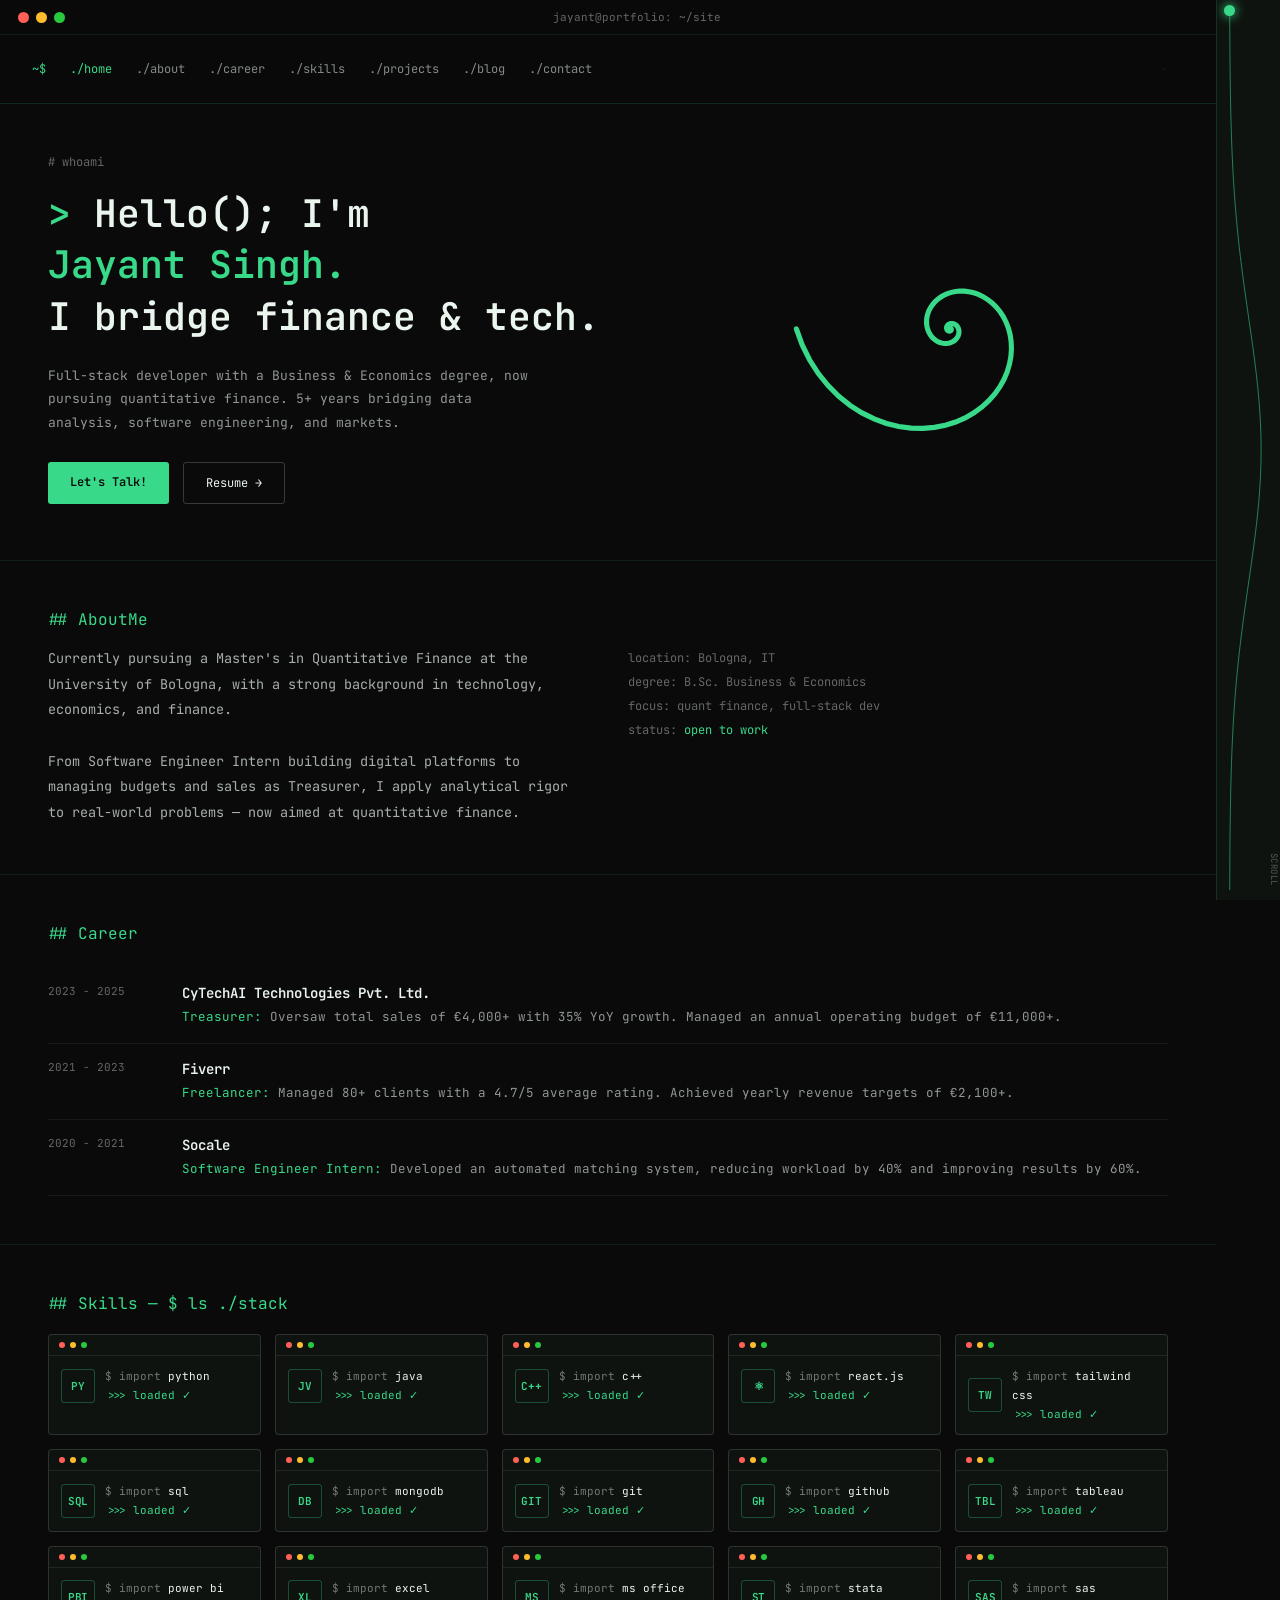
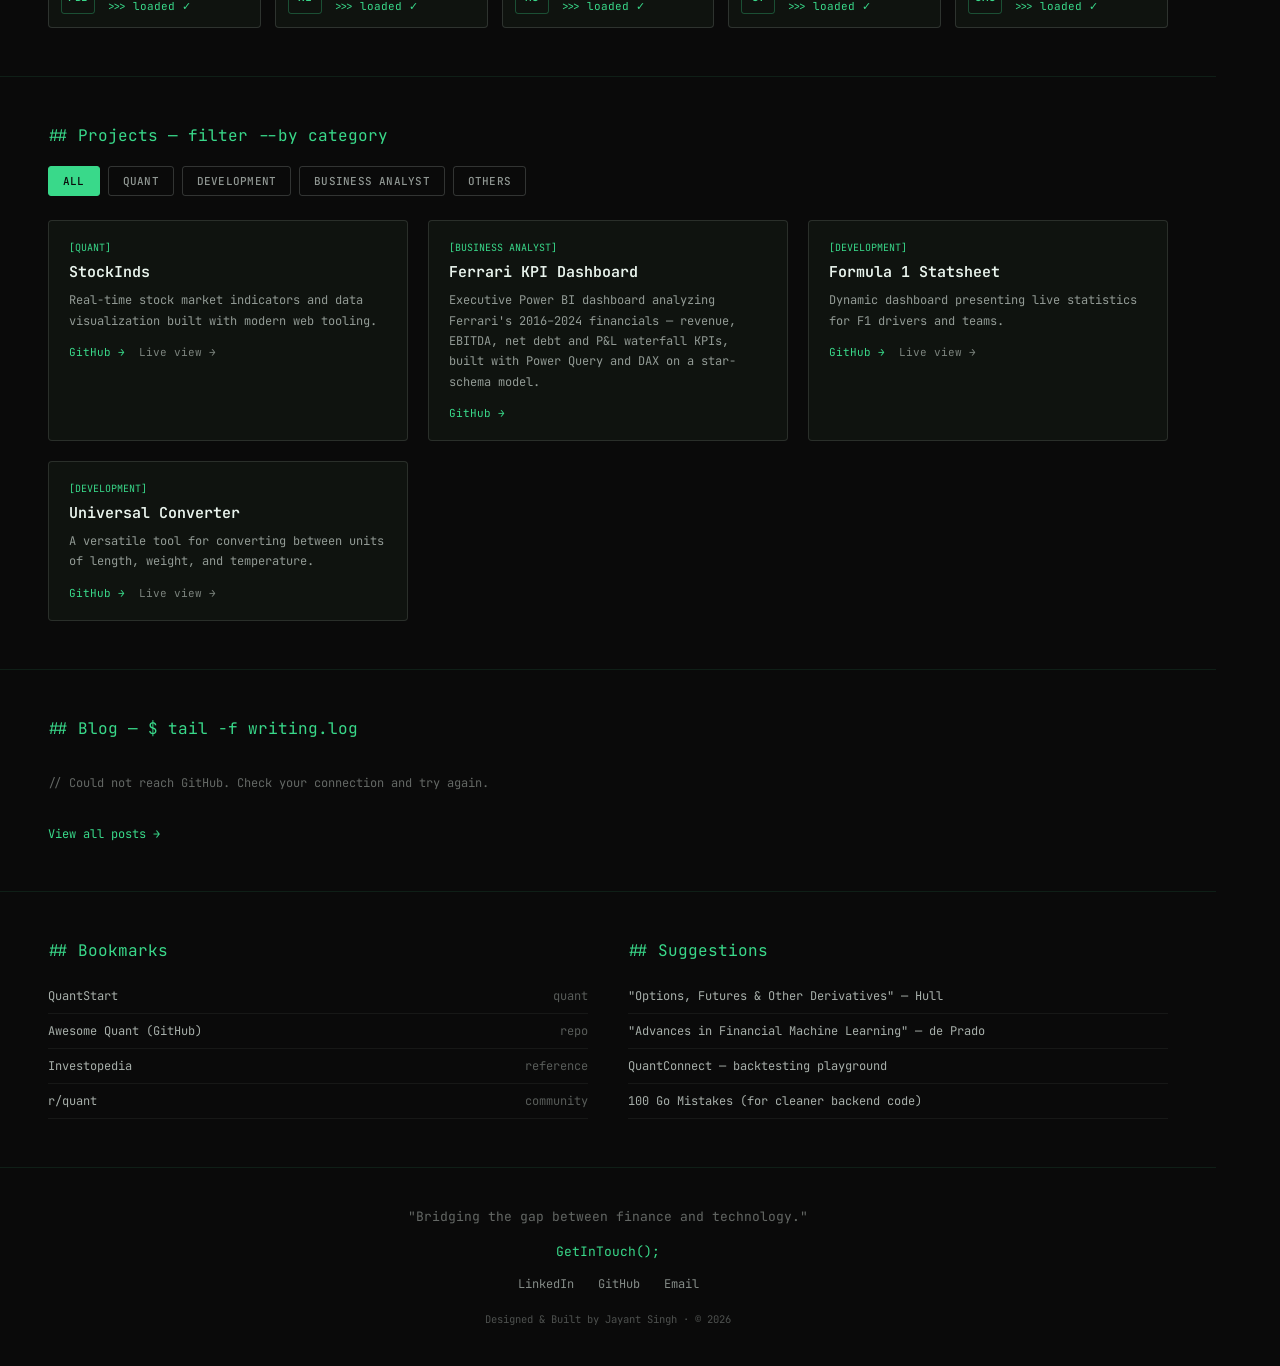
<file: index.html>
<!DOCTYPE html>
<html lang="en">
<head>
<meta charset="utf-8">
<meta name="viewport" content="width=device-width, initial-scale=1">
<title>Jayant Singh | Full-Stack Developer & Quant Finance Portfolio</title>
<meta name="title" content="Jayant Singh | Full-Stack Developer & Quant Finance Portfolio">
<meta name="description" content="Jayant Singh is a full-stack developer, data analyst, and quantitative finance enthusiast based in Bologna, Italy, building finance, tech, and data-driven products.">
<meta name="keywords" content="Jayant Singh, Jayant Singh portfolio, full stack developer, quantitative finance, finance technology, data analyst, Bologna Italy, portfolio website">
<meta name="author" content="Jayant Singh">
<meta name="robots" content="index, follow, max-image-preview:large, max-snippet:-1, max-video-preview:-1">
<meta name="theme-color" content="#0a0a0a">
<link rel="canonical" href="https://codeebytee.github.io/PortfolioJayant/">
<meta property="og:title" content="Jayant Singh | Full-Stack Developer & Quant Finance Portfolio">
<meta property="og:description" content="Explore Jayant Singh's portfolio featuring software engineering, finance, analytics, and quantitative finance projects.">
<meta property="og:type" content="website">
<meta property="og:url" content="https://codeebytee.github.io/PortfolioJayant/">
<meta property="og:site_name" content="Jayant Singh Portfolio">
<meta name="twitter:card" content="summary_large_image">
<meta name="twitter:title" content="Jayant Singh | Full-Stack Developer & Quant Finance Portfolio">
<meta name="twitter:description" content="Full-stack developer and quantitative finance enthusiast based in Bologna, Italy.">
<link rel="preconnect" href="https://fonts.googleapis.com">
<link rel="preconnect" href="https://fonts.gstatic.com" crossorigin>
<link href="https://fonts.googleapis.com/css2?family=JetBrains+Mono:wght@400;500;600;700&display=swap" rel="stylesheet">
<script type="application/ld+json">
{
  "@context": "https://schema.org",
  "@type": "Person",
  "name": "Jayant Singh",
  "jobTitle": "Full-Stack Developer & Quant Finance Enthusiast",
  "description": "Developer focused on software engineering, finance, analytics, and quantitative finance projects.",
  "url": "https://codeebytee.github.io/PortfolioJayant/",
  "email": "mailto:jayantsinghprof@gmail.com",
  "sameAs": [
    "https://www.linkedin.com/in/-jayant-singh-/-",
    "https://github.com/codeebytee"
  ],
  "address": {
    "@type": "PostalAddress",
    "addressLocality": "Bologna",
    "addressCountry": "IT"
  }
}
</script>
<style>
  html,body{margin:0;background:#0a0a0a;font-family:'JetBrains Mono',monospace}
  *{box-sizing:border-box}
  .tag-btn{cursor:pointer;border:1px solid rgba(234,245,238,.18);background:transparent;color:rgba(234,245,238,.6);font:500 11px 'JetBrains Mono',monospace;padding:7px 14px;border-radius:3px;letter-spacing:.02em;transition:background .15s,border-color .15s,color .15s}
  .tag-btn:hover{border-color:rgba(57,217,138,.5);color:rgba(234,245,238,.9)}
  .tag-btn.active{background:#39d98a;border-color:#39d98a;color:#0a0a0a}
  a{-webkit-tap-highlight-color:transparent}
  a:focus-visible,button:focus-visible{outline:2px solid #39d98a;outline-offset:3px;border-radius:2px}
  .nav-a{transition:color .15s}
  .blog-link{color:#eaf5ee;text-decoration:none;transition:color .15s}
  .blog-link:hover{color:#39d98a}
  .blog-all{display:inline-block;margin-top:18px;font-size:12px;color:#39d98a;text-decoration:none}
  .blog-all:hover{text-decoration:underline}
  .nav-toggle{display:none;cursor:pointer;background:transparent;border:1px solid rgba(57,217,138,.4);color:rgba(234,245,238,.85);font:500 12px 'JetBrains Mono',monospace;padding:6px 12px;border-radius:3px;align-items:center;letter-spacing:.02em;margin-left:auto}
  .nav-toggle:hover{border-color:#39d98a}
  .nav-caret{display:inline-block;transition:transform .2s ease}
  .nav-toggle.open .nav-caret{transform:rotate(180deg)}
  .nav-dropdown{display:none;position:absolute;top:100%;left:0;right:0;background:rgba(10,10,10,.97);backdrop-filter:blur(8px);border-bottom:1px solid rgba(57,217,138,.25);box-shadow:0 12px 24px rgba(0,0,0,.5)}
  .nav-dropdown .drop-a{display:block;padding:10px 32px;text-decoration:none;font-size:13px;border-top:1px solid rgba(234,245,238,.05)}
  .nav-dropdown .drop-a:hover{background:rgba(57,217,138,.08)}
  @keyframes fibDraw { 0%{stroke-dashoffset:1} 50%{stroke-dashoffset:0} 100%{stroke-dashoffset:1} }

  /* the rail curve stretches to whatever height the viewport is; the dot is
     positioned from the rail's measured size in JS, so the two stay in sync */
  #scrollDot{transition:top .08s linear,left .08s linear}
  /* short viewports (landscape phones, small laptops): no room for the label */
  @media (max-height: 460px){ .rail-label{display:none !important} }
  @media (prefers-reduced-motion: reduce){ #scrollDot{transition:none} }

  /* responsive */
  @media (max-width: 860px){
    .topbar{right:0 !important}
    .rightrail{display:none !important}
    .section{margin-right:0 !important;padding-left:24px !important;padding-right:24px !important}
    .hero{grid-template-columns:1fr !important;text-align:left}
    .hero-art{display:none !important}
    .about-grid,.split-grid{grid-template-columns:1fr !important}
    .projects-grid{grid-template-columns:1fr !important}
    #skillsGrid{grid-template-columns:repeat(2,1fr) !important}
    .hero-title{font-size:30px !important}
    .nav-links{display:none !important}
    .nav-toggle{display:inline-flex !important}
    .nav-dropdown.open{display:block !important}
    .career-row,.blog-row{grid-template-columns:70px 1fr !important;gap:14px !important}
  }
</style>
</head>
<body>

<div style="background:#0a0a0a;color:#eaf5ee;font-family:'JetBrains Mono',monospace;min-height:100vh;position:relative">

  <!-- FIXED TOP BAR -->
  <div class="topbar" style="position:fixed;top:0;left:0;right:64px;z-index:50;background:rgba(10,10,10,.85);backdrop-filter:blur(8px);border-bottom:1px solid rgba(57,217,138,.15)">
    <div style="display:flex;align-items:center;gap:10px;padding:10px 18px;border-bottom:1px solid rgba(57,217,138,.1)">
      <div style="display:flex;gap:7px">
        <div style="width:11px;height:11px;border-radius:50%;background:#ff5f56"></div>
        <div style="width:11px;height:11px;border-radius:50%;background:#ffbd2e"></div>
        <div style="width:11px;height:11px;border-radius:50%;background:#27c93f"></div>
      </div>
      <div style="flex:1;text-align:center;font-size:11px;color:rgba(234,245,238,.4)">jayant@portfolio: ~/site</div>
    </div>
    <div class="nav-row" style="display:flex;align-items:center;gap:24px;padding:14px 32px;font-size:12px;color:rgba(234,245,238,.55)">
      <span style="color:#39d98a">~$</span>
      <div class="nav-links" style="display:flex;align-items:center;gap:24px">
        <a class="nav-a" href="#home" data-target="home" style="color:#39d98a;text-decoration:none">./home</a>
        <a class="nav-a" href="#about" data-target="about" style="color:rgba(234,245,238,.55);text-decoration:none">./about</a>
        <a class="nav-a" href="#career" data-target="career" style="color:rgba(234,245,238,.55);text-decoration:none">./career</a>
        <a class="nav-a" href="#skills" data-target="skills" style="color:rgba(234,245,238,.55);text-decoration:none">./skills</a>
        <a class="nav-a" href="#projects" data-target="projects" style="color:rgba(234,245,238,.55);text-decoration:none">./projects</a>
        <a class="nav-a" href="#blog" data-target="blog" style="color:rgba(234,245,238,.55);text-decoration:none">./blog</a>
        <a class="nav-a" href="#contact" data-target="contact" style="color:rgba(234,245,238,.55);text-decoration:none">./contact</a>
      </div>
      <button class="nav-toggle" id="navToggle" aria-label="Toggle navigation menu" aria-expanded="false"><span style="color:#39d98a">$</span>&nbsp;menu&nbsp;<span class="nav-caret" id="navCaret">▾</span></button>

      <!-- fibonacci spiral, expands as you scroll -->
      <div style="margin-left:auto;width:40px;height:40px;position:relative;overflow:visible" title="scroll progress">
        <svg viewBox="0 0 100 100" style="width:40px;height:40px;display:block;overflow:visible">
          <path id="spiralPath" d="M 50.05,50.00 L 50.06,50.01 L 50.06,50.01 L 50.06,50.02 L 50.06,50.02 L 50.06,50.03 L 50.05,50.04 L 50.05,50.04 L 50.05,50.05 L 50.04,50.06 L 50.04,50.06 L 50.03,50.07 L 50.03,50.07 L 50.02,50.08 L 50.01,50.08 L 50.01,50.09 L 50.00,50.09 L 49.99,50.09 L 49.98,50.09 L 49.97,50.09 L 49.96,50.09 L 49.95,50.09 L 49.94,50.09 L 49.93,50.08 L 49.92,50.08 L 49.91,50.07 L 49.90,50.06 L 49.89,50.05 L 49.88,50.04 L 49.87,50.03 L 49.86,50.02 L 49.86,50.01 L 49.85,49.99 L 49.85,49.98 L 49.85,49.96 L 49.85,49.94 L 49.85,49.93 L 49.86,49.91 L 49.86,49.89 L 49.87,49.88 L 49.88,49.86 L 49.89,49.84 L 49.90,49.83 L 49.92,49.81 L 49.94,49.80 L 49.95,49.79 L 49.97,49.78 L 50.00,49.77 L 50.02,49.76 L 50.05,49.76 L 50.07,49.76 L 50.10,49.76 L 50.13,49.76 L 50.15,49.77 L 50.18,49.78 L 50.21,49.79 L 50.23,49.81 L 50.26,49.83 L 50.29,49.85 L 50.31,49.88 L 50.33,49.90 L 50.35,49.93 L 50.36,49.97 L 50.38,50.01 L 50.38,50.04 L 50.39,50.08 L 50.39,50.13 L 50.39,50.17 L 50.38,50.22 L 50.37,50.26 L 50.35,50.30 L 50.33,50.35 L 50.30,50.39 L 50.27,50.43 L 50.23,50.47 L 50.19,50.51 L 50.14,50.54 L 50.09,50.57 L 50.03,50.59 L 49.97,50.61 L 49.91,50.63 L 49.84,50.63 L 49.77,50.63 L 49.70,50.63 L 49.63,50.61 L 49.56,50.59 L 49.49,50.56 L 49.42,50.52 L 49.35,50.47 L 49.28,50.42 L 49.22,50.36 L 49.16,50.29 L 49.11,50.21 L 49.07,50.12 L 49.03,50.03 L 49.00,49.93 L 48.98,49.82 L 48.97,49.71 L 48.98,49.60 L 48.99,49.49 L 49.02,49.37 L 49.06,49.25 L 49.11,49.14 L 49.18,49.02 L 49.26,48.91 L 49.35,48.81 L 49.45,48.71 L 49.57,48.62 L 49.70,48.54 L 49.85,48.47 L 50.00,48.42 L 50.16,48.37 L 50.33,48.35 L 50.51,48.34 L 50.70,48.35 L 50.88,48.38 L 51.07,48.43 L 51.26,48.50 L 51.45,48.59 L 51.63,48.70 L 51.81,48.84 L 51.98,48.99 L 52.13,49.17 L 52.27,49.37 L 52.40,49.59 L 52.50,49.82 L 52.58,50.07 L 52.64,50.34 L 52.68,50.62 L 52.68,50.91 L 52.66,51.21 L 52.60,51.52 L 52.51,51.83 L 52.39,52.13 L 52.23,52.43 L 52.04,52.73 L 51.81,53.01 L 51.55,53.27 L 51.25,53.52 L 50.93,53.74 L 50.57,53.93 L 50.18,54.09 L 49.76,54.21 L 49.32,54.30 L 48.86,54.34 L 48.38,54.34 L 47.89,54.28 L 47.40,54.18 L 46.90,54.02 L 46.41,53.80 L 45.92,53.53 L 45.46,53.20 L 45.01,52.82 L 44.59,52.38 L 44.20,51.88 L 43.86,51.34 L 43.56,50.74 L 43.32,50.10 L 43.14,49.41 L 43.02,48.69 L 42.97,47.94 L 43.00,47.16 L 43.11,46.37 L 43.31,45.56 L 43.59,44.76 L 43.96,43.96 L 44.43,43.19 L 44.98,42.44 L 45.63,41.72 L 46.37,41.06 L 47.20,40.45 L 48.11,39.92 L 49.09,39.46 L 50.16,39.09 L 51.28,38.83 L 52.46,38.67 L 53.69,38.63 L 54.96,38.71 L 56.25,38.93 L 57.55,39.29 L 58.85,39.79 L 60.13,40.43 L 61.38,41.23 L 62.58,42.17 L 63.71,43.26 L 64.76,44.50 L 65.71,45.87 L 66.54,47.38 L 67.24,49.01 L 67.79,50.76 L 68.17,52.61 L 68.37,54.55 L 68.38,56.56 L 68.18,58.62 L 67.77,60.71 L 67.13,62.82 L 66.25,64.92 L 65.14,66.97 L 63.78,68.97 L 62.19,70.88 L 60.36,72.68 L 58.29,74.33 L 56.00,75.82 L 53.50,77.11 L 50.80,78.17 L 47.93,78.98 L 44.89,79.52 L 41.72,79.76 L 38.44,79.68 L 35.09,79.26 L 31.69,78.49 L 28.28,77.35 L 24.91,75.82 L 21.60,73.91 L 18.40,71.61 L 15.36,68.92 L 12.51,65.84 L 9.91,62.40 L 7.59,58.59 L 5.61,54.45 L 4.00,50.00" fill="none" stroke="#39d98a" stroke-width="3" stroke-linecap="round" pathLength="1" stroke-dasharray="1" stroke-dashoffset="0.92"></path>
        </svg>
      </div>
    </div>
    <!-- terminal-style dropdown (mobile) -->
    <div class="nav-dropdown" id="navDropdown">
      <div style="font-size:10px;color:rgba(234,245,238,.35);padding:10px 32px 4px"><span style="color:#39d98a">$</span> ls ~/site/sections</div>
      <a class="nav-a drop-a" href="#home" data-target="home" style="color:#39d98a">./home</a>
      <a class="nav-a drop-a" href="#about" data-target="about" style="color:rgba(234,245,238,.55)">./about</a>
      <a class="nav-a drop-a" href="#career" data-target="career" style="color:rgba(234,245,238,.55)">./career</a>
      <a class="nav-a drop-a" href="#skills" data-target="skills" style="color:rgba(234,245,238,.55)">./skills</a>
      <a class="nav-a drop-a" href="#projects" data-target="projects" style="color:rgba(234,245,238,.55)">./projects</a>
      <a class="nav-a drop-a" href="#blog" data-target="blog" style="color:rgba(234,245,238,.55)">./blog</a>
      <a class="nav-a drop-a" href="#contact" data-target="contact" style="color:rgba(234,245,238,.55)">./contact</a>
    </div>
  </div>

  <!-- RIGHT RAIL: scroll indicator tracing a bell curve -->
  <div class="rightrail" style="position:fixed;top:0;right:0;width:64px;height:100vh;height:100dvh;background:#0f130f;border-left:1px solid rgba(57,217,138,.15);z-index:45;overflow:hidden">
    <svg class="rail-curve" viewBox="0 0 100 100" preserveAspectRatio="none" style="position:absolute;top:10px;left:0;width:100%;height:calc(100% - 20px)">
      <path d="M 20.19,0.00 L 20.22,0.50 L 20.24,1.00 L 20.27,1.50 L 20.30,2.00 L 20.33,2.50 L 20.37,3.00 L 20.41,3.50 L 20.45,4.00 L 20.50,4.50 L 20.56,5.00 L 20.61,5.50 L 20.68,6.00 L 20.75,6.50 L 20.82,7.00 L 20.90,7.50 L 20.99,8.00 L 21.09,8.50 L 21.19,9.00 L 21.31,9.50 L 21.43,10.00 L 21.56,10.50 L 21.70,11.00 L 21.86,11.50 L 22.02,12.00 L 22.20,12.50 L 22.39,13.00 L 22.59,13.50 L 22.81,14.00 L 23.04,14.50 L 23.29,15.00 L 23.55,15.50 L 23.83,16.00 L 24.13,16.50 L 24.45,17.00 L 24.78,17.50 L 25.14,18.00 L 25.51,18.50 L 25.91,19.00 L 26.33,19.50 L 26.77,20.00 L 27.23,20.50 L 27.71,21.00 L 28.22,21.50 L 28.76,22.00 L 29.31,22.50 L 29.89,23.00 L 30.50,23.50 L 31.13,24.00 L 31.79,24.50 L 32.47,25.00 L 33.17,25.50 L 33.90,26.00 L 34.66,26.50 L 35.43,27.00 L 36.23,27.50 L 37.06,28.00 L 37.90,28.50 L 38.77,29.00 L 39.65,29.50 L 40.56,30.00 L 41.48,30.50 L 42.42,31.00 L 43.37,31.50 L 44.34,32.00 L 45.32,32.50 L 46.31,33.00 L 47.30,33.50 L 48.31,34.00 L 49.32,34.50 L 50.33,35.00 L 51.34,35.50 L 52.35,36.00 L 53.35,36.50 L 54.35,37.00 L 55.33,37.50 L 56.31,38.00 L 57.27,38.50 L 58.21,39.00 L 59.14,39.50 L 60.04,40.00 L 60.91,40.50 L 61.76,41.00 L 62.58,41.50 L 63.37,42.00 L 64.12,42.50 L 64.84,43.00 L 65.52,43.50 L 66.16,44.00 L 66.75,44.50 L 67.30,45.00 L 67.80,45.50 L 68.25,46.00 L 68.66,46.50 L 69.01,47.00 L 69.31,47.50 L 69.56,48.00 L 69.75,48.50 L 69.89,49.00 L 69.97,49.50 L 70.00,50.00 L 69.97,50.50 L 69.89,51.00 L 69.75,51.50 L 69.56,52.00 L 69.31,52.50 L 69.01,53.00 L 68.66,53.50 L 68.25,54.00 L 67.80,54.50 L 67.30,55.00 L 66.75,55.50 L 66.16,56.00 L 65.52,56.50 L 64.84,57.00 L 64.12,57.50 L 63.37,58.00 L 62.58,58.50 L 61.76,59.00 L 60.91,59.50 L 60.04,60.00 L 59.14,60.50 L 58.21,61.00 L 57.27,61.50 L 56.31,62.00 L 55.33,62.50 L 54.35,63.00 L 53.35,63.50 L 52.35,64.00 L 51.34,64.50 L 50.33,65.00 L 49.32,65.50 L 48.31,66.00 L 47.30,66.50 L 46.31,67.00 L 45.32,67.50 L 44.34,68.00 L 43.37,68.50 L 42.42,69.00 L 41.48,69.50 L 40.56,70.00 L 39.65,70.50 L 38.77,71.00 L 37.90,71.50 L 37.06,72.00 L 36.23,72.50 L 35.43,73.00 L 34.66,73.50 L 33.90,74.00 L 33.17,74.50 L 32.47,75.00 L 31.79,75.50 L 31.13,76.00 L 30.50,76.50 L 29.89,77.00 L 29.31,77.50 L 28.76,78.00 L 28.22,78.50 L 27.71,79.00 L 27.23,79.50 L 26.77,80.00 L 26.33,80.50 L 25.91,81.00 L 25.51,81.50 L 25.14,82.00 L 24.78,82.50 L 24.45,83.00 L 24.13,83.50 L 23.83,84.00 L 23.55,84.50 L 23.29,85.00 L 23.04,85.50 L 22.81,86.00 L 22.59,86.50 L 22.39,87.00 L 22.20,87.50 L 22.02,88.00 L 21.86,88.50 L 21.70,89.00 L 21.56,89.50 L 21.43,90.00 L 21.31,90.50 L 21.19,91.00 L 21.09,91.50 L 20.99,92.00 L 20.90,92.50 L 20.82,93.00 L 20.75,93.50 L 20.68,94.00 L 20.61,94.50 L 20.56,95.00 L 20.50,95.50 L 20.45,96.00 L 20.41,96.50 L 20.37,97.00 L 20.33,97.50 L 20.30,98.00 L 20.27,98.50 L 20.24,99.00 L 20.22,99.50 L 20.19,100.00" fill="none" stroke="#39d98a" stroke-width="1" stroke-opacity="0.55" vector-effect="non-scaling-stroke"></path>
    </svg>
    <div id="scrollDot" style="position:absolute;left:20%;top:0%;width:11px;height:11px;margin-left:-5.5px;margin-top:-5.5px;border-radius:50%;background:#39d98a;box-shadow:0 0 10px 2px rgba(57,217,138,.6)"></div>
    <div class="rail-label" style="position:absolute;bottom:14px;left:0;right:0;text-align:center;font-size:9px;color:rgba(234,245,238,.3);letter-spacing:.05em;writing-mode:vertical-rl">SCROLL</div>
  </div>

  <div style="padding-top:90px">

    <!-- HERO -->
    <div id="home" class="section hero" style="padding:64px 48px 56px 48px;border-bottom:1px solid rgba(57,217,138,.1);margin-right:64px;display:grid;grid-template-columns:1.2fr 0.8fr;gap:32px;align-items:center">
      <div>
        <div style="font-size:12px;color:rgba(234,245,238,.4);margin-bottom:18px"># whoami</div>
        <div class="hero-title" style="font-size:38px;line-height:1.35;font-weight:600;max-width:720px">
          <span style="color:#39d98a">&gt;</span> Hello(); I'm<br>
          <span style="color:#39d98a">Jayant Singh.</span><br>
          I bridge finance &amp; tech.
        </div>
        <div style="margin-top:22px;font-size:13px;line-height:1.8;color:rgba(234,245,238,.6);max-width:480px">
          Full-stack developer with a Business &amp; Economics degree, now pursuing quantitative finance.
          5+ years bridging data analysis, software engineering, and markets.
        </div>
        <div style="margin-top:28px;display:flex;gap:14px;flex-wrap:wrap">
          <a href="mailto:jayantsinghprof@gmail.com" style="background:#39d98a;color:#0a0a0a;padding:12px 22px;border-radius:3px;font-weight:600;font-size:12px;text-decoration:none">Let's Talk!</a>
          <a href="https://docs.google.com/viewer?url=https%3A%2F%2Fraw.githubusercontent.com%2Fcodeebytee%2FPortfolioJayant%2Fmain%2Fsrc%2Fpdf%2FJayant_Singh_CV_.pdf" target="_blank" rel="noopener" style="border:1px solid rgba(234,245,238,.2);color:#eaf5ee;padding:12px 22px;border-radius:3px;font-size:12px;text-decoration:none">Resume →</a>
        </div>
      </div>
      <div class="hero-art" style="display:flex;align-items:center;justify-content:center">
        <svg viewBox="0 0 100 100" style="width:320px;height:320px;display:block">
          <path d="M 50.01,50.00 L 50.01,50.00 L 50.01,50.00 L 50.01,50.00 L 50.01,50.00 L 50.01,50.01 L 50.01,50.01 L 50.01,50.01 L 50.01,50.01 L 50.01,50.01 L 50.01,50.01 L 50.00,50.01 L 50.00,50.01 L 50.00,50.01 L 50.00,50.01 L 50.00,50.01 L 50.00,50.01 L 50.00,50.01 L 49.99,50.01 L 49.99,50.01 L 49.99,50.01 L 49.99,50.01 L 49.99,50.01 L 49.99,50.01 L 49.98,50.01 L 49.98,50.01 L 49.98,50.01 L 49.98,50.00 L 49.98,50.00 L 49.98,50.00 L 49.98,50.00 L 49.98,49.99 L 49.98,49.99 L 49.98,49.99 L 49.98,49.99 L 49.98,49.98 L 49.98,49.98 L 49.98,49.98 L 49.98,49.98 L 49.99,49.97 L 49.99,49.97 L 49.99,49.97 L 50.00,49.97 L 50.00,49.97 L 50.00,49.96 L 50.01,49.96 L 50.01,49.96 L 50.02,49.96 L 50.02,49.96 L 50.02,49.97 L 50.03,49.97 L 50.03,49.97 L 50.04,49.97 L 50.04,49.98 L 50.05,49.98 L 50.05,49.98 L 50.05,49.99 L 50.06,50.00 L 50.06,50.00 L 50.06,50.01 L 50.06,50.01 L 50.06,50.02 L 50.06,50.03 L 50.06,50.04 L 50.05,50.04 L 50.05,50.05 L 50.05,50.06 L 50.04,50.07 L 50.04,50.07 L 50.03,50.08 L 50.02,50.08 L 50.01,50.09 L 50.00,50.09 L 49.99,50.09 L 49.98,50.10 L 49.97,50.10 L 49.96,50.10 L 49.95,50.09 L 49.93,50.09 L 49.92,50.09 L 49.91,50.08 L 49.90,50.07 L 49.89,50.06 L 49.88,50.05 L 49.87,50.04 L 49.86,50.03 L 49.85,50.01 L 49.85,49.99 L 49.85,49.98 L 49.84,49.96 L 49.84,49.94 L 49.85,49.92 L 49.85,49.90 L 49.86,49.88 L 49.87,49.86 L 49.88,49.85 L 49.89,49.83 L 49.91,49.81 L 49.93,49.79 L 49.95,49.78 L 49.97,49.77 L 50.00,49.76 L 50.02,49.75 L 50.05,49.75 L 50.08,49.75 L 50.11,49.75 L 50.14,49.76 L 50.18,49.76 L 50.21,49.78 L 50.24,49.79 L 50.27,49.82 L 50.30,49.84 L 50.32,49.87 L 50.34,49.90 L 50.37,49.94 L 50.38,49.98 L 50.40,50.02 L 50.40,50.06 L 50.41,50.11 L 50.41,50.16 L 50.40,50.21 L 50.39,50.26 L 50.37,50.31 L 50.34,50.36 L 50.31,50.41 L 50.28,50.46 L 50.23,50.50 L 50.18,50.54 L 50.13,50.58 L 50.07,50.61 L 50.00,50.63 L 49.93,50.65 L 49.85,50.66 L 49.78,50.66 L 49.70,50.65 L 49.61,50.64 L 49.53,50.61 L 49.45,50.58 L 49.37,50.53 L 49.29,50.48 L 49.22,50.41 L 49.15,50.33 L 49.09,50.25 L 49.04,50.15 L 48.99,50.05 L 48.96,49.94 L 48.94,49.82 L 48.93,49.69 L 48.93,49.57 L 48.95,49.43 L 48.99,49.30 L 49.04,49.17 L 49.11,49.04 L 49.19,48.91 L 49.29,48.79 L 49.40,48.68 L 49.54,48.57 L 49.68,48.48 L 49.85,48.40 L 50.02,48.34 L 50.21,48.30 L 50.40,48.27 L 50.61,48.27 L 50.82,48.29 L 51.03,48.33 L 51.25,48.40 L 51.46,48.50 L 51.67,48.62 L 51.87,48.77 L 52.06,48.95 L 52.24,49.15 L 52.40,49.38 L 52.53,49.63 L 52.64,49.90 L 52.73,50.20 L 52.78,50.51 L 52.80,50.84 L 52.79,51.17 L 52.73,51.52 L 52.64,51.87 L 52.50,52.21 L 52.32,52.56 L 52.10,52.89 L 51.83,53.20 L 51.52,53.50 L 51.17,53.77 L 50.78,54.00 L 50.36,54.20 L 49.89,54.36 L 49.40,54.47 L 48.88,54.53 L 48.35,54.53 L 47.79,54.47 L 47.23,54.34 L 46.67,54.15 L 46.11,53.89 L 45.56,53.56 L 45.04,53.17 L 44.55,52.70 L 44.09,52.16 L 43.69,51.56 L 43.34,50.89 L 43.05,50.17 L 42.84,49.39 L 42.71,48.57 L 42.67,47.71 L 42.72,46.83 L 42.87,45.92 L 43.13,45.01 L 43.50,44.10 L 43.98,43.21 L 44.58,42.34 L 45.29,41.52 L 46.11,40.76 L 47.04,40.06 L 48.07,39.46 L 49.20,38.95 L 50.42,38.55 L 51.71,38.28 L 53.07,38.14 L 54.49,38.16 L 55.94,38.34 L 57.42,38.68 L 58.89,39.20 L 60.35,39.89 L 61.77,40.78 L 63.14,41.84 L 64.42,43.09 L 65.59,44.51 L 66.64,46.11 L 67.54,47.87 L 68.27,49.78 L 68.80,51.82 L 69.11,53.98 L 69.20,56.24 L 69.03,58.57 L 68.60,60.94 L 67.89,63.33 L 66.89,65.71 L 65.60,68.04 L 64.00,70.29 L 62.12,72.42 L 59.94,74.41 L 57.47,76.20 L 54.74,77.77 L 51.76,79.07 L 48.55,80.07 L 45.13,80.74 L 41.55,81.05 L 37.83,80.97 L 34.01,80.46 L 30.15,79.51 L 26.29,78.10 L 22.48,76.22 L 18.77,73.86 L 15.23,71.02 L 11.90,67.70 L 8.86,63.92 L 6.15,59.69 L 3.85,55.04 L 2.00,50.00" fill="none" stroke="#39d98a" stroke-width="1.6" stroke-linecap="round" pathLength="1" stroke-dasharray="1" style="animation:fibDraw 6s ease-in-out infinite"></path>
        </svg>
      </div>
    </div>

    <!-- ABOUT -->
    <div id="about" class="section" style="padding:48px;border-bottom:1px solid rgba(57,217,138,.1);margin-right:64px">
      <div style="font-size:16px;color:#39d98a;margin-bottom:16px">## AboutMe</div>
      <div class="about-grid" style="display:grid;grid-template-columns:1fr 1fr;gap:40px">
        <div style="font-size:13.5px;line-height:1.9;color:rgba(234,245,238,.7)">
          Currently pursuing a Master's in Quantitative Finance at the University of Bologna, with a
          strong background in technology, economics, and finance.<br><br>
          From Software Engineer Intern building digital platforms to managing budgets and sales as
          Treasurer, I apply analytical rigor to real-world problems — now aimed at quantitative finance.
        </div>
        <div style="font-size:12px;color:rgba(234,245,238,.4);line-height:2">
          <div>location: Bologna, IT</div>
          <div>degree: B.Sc. Business &amp; Economics</div>
          <div>focus: quant finance, full-stack dev</div>
          <div>status: <span style="color:#39d98a">open to work</span></div>
        </div>
      </div>
    </div>

    <!-- CAREER -->
    <div id="career" class="section" style="padding:48px;border-bottom:1px solid rgba(57,217,138,.1);margin-right:64px">
      <div style="font-size:16px;color:#39d98a;margin-bottom:24px">## Career</div>
      <div id="careerList"></div>
    </div>

    <!-- SKILLS -->
    <div id="skills" class="section" style="padding:48px;border-bottom:1px solid rgba(57,217,138,.1);margin-right:64px">
      <div style="font-size:16px;color:#39d98a;margin-bottom:20px">## Skills — $ ls ./stack</div>
      <div id="skillsGrid" style="display:grid;grid-template-columns:repeat(5,1fr);gap:14px"></div>
    </div>

    <!-- PROJECTS -->
    <div id="projects" class="section" style="padding:48px;border-bottom:1px solid rgba(57,217,138,.1);margin-right:64px">
      <div style="font-size:16px;color:#39d98a;margin-bottom:20px">## Projects — filter --by category</div>
      <div id="categoryBar" style="display:flex;gap:8px;margin-bottom:24px;flex-wrap:wrap"></div>
      <div id="projectsGrid" class="projects-grid" style="display:grid;grid-template-columns:1fr 1fr 1fr;gap:20px"></div>
    </div>

    <!-- BLOG -->
    <div id="blog" class="section" style="padding:48px;border-bottom:1px solid rgba(57,217,138,.1);margin-right:64px">
      <div style="font-size:16px;color:#39d98a;margin-bottom:20px">## Blog — $ tail -f writing.log</div>
      <div id="blogList"></div>
      <a class="blog-all" href="blog/index.html">View all posts →</a>
    </div>

    <!-- BOOKMARKS + SUGGESTIONS -->
    <div class="section split-grid" style="padding:48px;border-bottom:1px solid rgba(57,217,138,.1);display:grid;grid-template-columns:1fr 1fr;gap:40px;margin-right:64px">
      <div>
        <div style="font-size:16px;color:#39d98a;margin-bottom:18px">## Bookmarks</div>
        <div id="bookmarksList"></div>
      </div>
      <div>
        <div style="font-size:16px;color:#39d98a;margin-bottom:18px">## Suggestions</div>
        <div id="suggestionsList"></div>
      </div>
    </div>

    <!-- FOOTER -->
    <div id="contact" class="section" style="padding:40px 48px;text-align:center;margin-right:64px">
      <div style="font-size:13px;color:rgba(234,245,238,.4);margin-bottom:18px">"Bridging the gap between finance and technology."</div>
      <div style="font-size:13px;color:#39d98a;margin-bottom:16px">GetInTouch();</div>
      <div style="display:flex;justify-content:center;gap:24px;font-size:12px;margin-bottom:20px;flex-wrap:wrap">
        <a href="https://www.linkedin.com/in/-jayant-singh-/-" style="color:rgba(234,245,238,.55);text-decoration:none">LinkedIn</a>
        <a href="https://github.com/codeebytee" style="color:rgba(234,245,238,.55);text-decoration:none">GitHub</a>
        <a href="mailto:jayantsinghprof@gmail.com" style="color:rgba(234,245,238,.55);text-decoration:none">Email</a>
      </div>
      <div style="font-size:10.5px;color:rgba(234,245,238,.3)">Designed &amp; Built by Jayant Singh · © 2026</div>
    </div>

  </div>
</div>

<script src="blog/blog.js"></script>
<script>
(function(){
  "use strict";

  // ---- data ----
  var careerItems = [
    { years: '2023 - 2025', company: 'CyTechAI Technologies Pvt. Ltd.', role: 'Treasurer', desc: 'Oversaw total sales of €4,000+ with 35% YoY growth. Managed an annual operating budget of €11,000+.' },
    { years: '2021 - 2023', company: 'Fiverr', role: 'Freelancer', desc: 'Managed 80+ clients with a 4.7/5 average rating. Achieved yearly revenue targets of €2,100+.' },
    { years: '2020 - 2021', company: 'Socale', role: 'Software Engineer Intern', desc: 'Developed an automated matching system, reducing workload by 40% and improving results by 60%.' }
  ];

  var skills = [
    { name: 'python', icon: 'PY' }, { name: 'java', icon: 'JV' }, { name: 'c++', icon: 'C++' },
    { name: 'react.js', icon: '⚛' }, { name: 'tailwind css', icon: 'TW' }, { name: 'sql', icon: 'SQL' },
    { name: 'mongodb', icon: 'DB' }, { name: 'git', icon: 'GIT' }, { name: 'github', icon: 'GH' },
    { name: 'tableau', icon: 'TBL' }, { name: 'power bi', icon: 'PBI' }, { name: 'excel', icon: 'XL' },
    { name: 'ms office', icon: 'MS' }, { name: 'stata', icon: 'ST' }, { name: 'sas', icon: 'SAS' }
  ];

  var allProjects = [
    { title: 'StockInds', category: 'quant', categoryLabel: 'QUANT', desc: 'Real-time stock market indicators and data visualization built with modern web tooling.', github: 'https://github.com/codeebytee/StockInds', live: 'https://codeebytee.github.io/MarketVision/' },
    { title: 'Ferrari KPI Dashboard', category: 'ba', categoryLabel: 'BUSINESS ANALYST', desc: 'Executive Power BI dashboard analyzing Ferrari\'s 2016–2024 financials — revenue, EBITDA, net debt and P&L waterfall KPIs, built with Power Query and DAX on a star-schema model.', github: 'https://github.com/codeebytee/Ferrari-KPI-Dashboard', live: '' },
    { title: 'Formula 1 Statsheet', category: 'dev', categoryLabel: 'DEVELOPMENT', desc: 'Dynamic dashboard presenting live statistics for F1 drivers and teams.', github: 'https://github.com/codeebytee/formula1statsheet', live: 'https://codeebytee.github.io/formula1statsheet/' },
    { title: 'Universal Converter', category: 'dev', categoryLabel: 'DEVELOPMENT', desc: 'A versatile tool for converting between units of length, weight, and temperature.', github: 'https://github.com/codeebytee/UniversalConvertor', live: 'https://codeebytee.github.io/UniversalConvertor/' }
  ];

  var categoryDefs = [
    { key: 'all', label: 'ALL' }, { key: 'quant', label: 'QUANT' },
    { key: 'dev', label: 'DEVELOPMENT' }, { key: 'ba', label: 'BUSINESS ANALYST' },
    { key: 'other', label: 'OTHERS' }
  ];

  var bookmarks = [
    { name: 'QuantStart', tag: 'quant' }, { name: 'Awesome Quant (GitHub)', tag: 'repo' },
    { name: 'Investopedia', tag: 'reference' }, { name: 'r/quant', tag: 'community' }
  ];

  var suggestions = [
    '"Options, Futures & Other Derivatives" — Hull',
    '"Advances in Financial Machine Learning" — de Prado',
    'QuantConnect — backtesting playground',
    '100 Go Mistakes (for cleaner backend code)'
  ];

  var state = { tab: 'all', scrollProgress: 0 };

  // ---- helpers ----
  function esc(s){ return String(s).replace(/[&<>"]/g, function(c){ return {'&':'&amp;','<':'&lt;','>':'&gt;','"':'&quot;'}[c]; }); }
  function attr(s){ return String(s).replace(/"/g,'&quot;'); }
  function el(id){ return document.getElementById(id); }

  // ---- renderers ----
  function renderCareer(){
    el('careerList').innerHTML = careerItems.map(function(job){
      return '<div class="career-row" style="display:grid;grid-template-columns:110px 1fr;gap:24px;padding:16px 0;border-bottom:1px solid rgba(234,245,238,.06)">'
        + '<div style="font-size:11px;color:rgba(234,245,238,.4)">' + esc(job.years) + '</div>'
        + '<div><div style="font-size:14px;font-weight:600;margin-bottom:4px">' + esc(job.company) + '</div>'
        + '<div style="font-size:12.5px;color:rgba(234,245,238,.6);line-height:1.7"><span style="color:#39d98a">' + esc(job.role) + ':</span> ' + esc(job.desc) + '</div></div>'
        + '</div>';
    }).join('');
  }

  function renderSkills(){
    el('skillsGrid').innerHTML = skills.map(function(s){
      return '<div style="border:1px solid rgba(234,245,238,.14);border-radius:4px;background:#0f130f;overflow:hidden">'
        + '<div style="display:flex;gap:5px;align-items:center;padding:7px 10px;border-bottom:1px solid rgba(234,245,238,.08)">'
        + '<div style="width:6px;height:6px;border-radius:50%;background:#ff5f56"></div>'
        + '<div style="width:6px;height:6px;border-radius:50%;background:#ffbd2e"></div>'
        + '<div style="width:6px;height:6px;border-radius:50%;background:#27c93f"></div></div>'
        + '<div style="display:flex;gap:10px;align-items:center;padding:11px 12px">'
        + '<div style="flex:none;width:34px;height:34px;border:1px solid rgba(57,217,138,.3);border-radius:3px;display:flex;align-items:center;justify-content:center;font-size:11px;font-weight:600;color:#39d98a;letter-spacing:-0.02em">' + esc(s.icon) + '</div>'
        + '<div style="font-size:11px;line-height:1.7;min-width:0">'
        + '<div style="color:rgba(234,245,238,.45)">$ import <span style="color:#eaf5ee">' + esc(s.name) + '</span></div>'
        + '<div style="color:#39d98a">&gt;&gt;&gt; loaded ✓</div></div></div></div>';
    }).join('');
  }

  function renderCategories(){
    el('categoryBar').innerHTML = categoryDefs.map(function(c){
      var active = c.key === state.tab ? ' active' : '';
      return '<button class="tag-btn' + active + '" data-key="' + attr(c.key) + '">' + esc(c.label) + '</button>';
    }).join('');
    Array.prototype.forEach.call(el('categoryBar').querySelectorAll('.tag-btn'), function(btn){
      btn.addEventListener('click', function(){ state.tab = btn.getAttribute('data-key'); renderCategories(); renderProjects(); });
    });
  }

  function renderProjects(){
    var projects = state.tab === 'all' ? allProjects : allProjects.filter(function(p){ return p.category === state.tab; });
    var grid = el('projectsGrid');
    if(projects.length === 0){
      grid.innerHTML = '<div style="grid-column:1/-1;font-size:12px;color:rgba(234,245,238,.4);padding:20px 0">// no projects in this category yet</div>';
      return;
    }
    grid.innerHTML = projects.map(function(p){
      var liveLink = p.live
        ? '<a href="' + attr(p.live) + '" target="_blank" rel="noopener" style="color:rgba(234,245,238,.5);text-decoration:none">Live view →</a>'
        : '';
      return '<div style="border:1px solid rgba(234,245,238,.12);border-radius:4px;padding:20px;background:#0f130f">'
        + '<div style="font-size:10px;color:#39d98a;margin-bottom:8px">[' + esc(p.categoryLabel) + ']</div>'
        + '<div style="font-size:15px;font-weight:600;margin-bottom:8px">' + esc(p.title) + '</div>'
        + '<div style="font-size:12px;color:rgba(234,245,238,.6);line-height:1.7;margin-bottom:14px">' + esc(p.desc) + '</div>'
        + '<div style="display:flex;gap:14px;font-size:11px">'
        + '<a href="' + attr(p.github) + '" target="_blank" rel="noopener" style="color:#39d98a;text-decoration:none">GitHub →</a>'
        + liveLink + '</div></div>';
    }).join('');
  }

  // Posts are Markdown files in posts/ — see blog/blog.js. The three newest
  // are shown here; the full list lives on blog/index.html.
  function renderBlog(){
    var list = el('blogList');

    function note(text){
      list.innerHTML = '<div style="font-size:12px;color:rgba(234,245,238,.4);line-height:1.8;padding:14px 0">' + esc(text) + '</div>';
    }

    if(typeof Blog === 'undefined'){ note('// posts unavailable right now'); return; }

    note('// fetching posts…');

    Blog.listPosts().then(function(posts){
      if(posts.length === 0){ note('// no posts published yet'); return; }
      list.innerHTML = posts.slice(0, 3).map(function(post){
        var href = 'blog/' + Blog.postUrl(post.slug);
        return '<div class="blog-row" style="display:grid;grid-template-columns:100px 1fr;gap:20px;padding:14px 0;border-bottom:1px solid rgba(234,245,238,.06)">'
          + '<div style="font-size:11px;color:rgba(234,245,238,.4)">' + esc(Blog.formatDate(post.date)) + '</div>'
          + '<div><h3 style="margin:0 0 4px;font-size:13.5px;font-weight:600">'
          + '<a class="blog-link" href="' + attr(href) + '">' + esc(post.title) + '</a></h3>'
          + '<div style="font-size:12px;color:rgba(234,245,238,.55);line-height:1.6">' + esc(post.excerpt) + '</div></div></div>';
      }).join('');
    }).catch(function(err){
      note('// ' + Blog.errorMessage(err));
    });
  }

  function renderBookmarks(){
    el('bookmarksList').innerHTML = bookmarks.map(function(b){
      return '<div style="display:flex;justify-content:space-between;padding:9px 0;border-bottom:1px solid rgba(234,245,238,.06);font-size:12px">'
        + '<span style="color:rgba(234,245,238,.7)">' + esc(b.name) + '</span>'
        + '<span style="color:rgba(234,245,238,.35)">' + esc(b.tag) + '</span></div>';
    }).join('');
  }

  function renderSuggestions(){
    el('suggestionsList').innerHTML = suggestions.map(function(s){
      return '<div style="padding:9px 0;border-bottom:1px solid rgba(234,245,238,.06);font-size:12px;color:rgba(234,245,238,.7)">' + esc(s) + '</div>';
    }).join('');
  }

  // ---- scroll-spy: highlight the nav link for the section in view ----
  var navAnchors = Array.prototype.slice.call(document.querySelectorAll('.nav-a'));
  var spySections = ['home','about','career','skills','projects','blog','contact']
    .map(function(id){ return { id: id, el: el(id) }; })
    .filter(function(s){ return s.el; });
  var activeSection = null;

  function currentSection(){
    var pos = window.scrollY + 160; // account for the fixed top bar
    var cur = spySections.length ? spySections[0].id : null;
    for(var i = 0; i < spySections.length; i++){
      if(spySections[i].el.offsetTop <= pos) cur = spySections[i].id;
    }
    // if scrolled to the very bottom, force the last section active
    if(spySections.length && (window.innerHeight + window.scrollY) >= (document.documentElement.scrollHeight - 2)){
      cur = spySections[spySections.length - 1].id;
    }
    return cur;
  }

  function setActiveNav(id){
    if(id === activeSection) return;
    activeSection = id;
    navAnchors.forEach(function(a){
      a.style.color = a.getAttribute('data-target') === id ? '#39d98a' : 'rgba(234,245,238,.55)';
    });
  }

  // ---- scroll-driven visuals ----
  var scrollDot = el('scrollDot');
  var spiralPath = el('spiralPath');
  var rightRail = document.querySelector('.rightrail');
  var ticking = false;

  // The bell curve is drawn in a 0-100 viewBox stretched over the whole rail,
  // so the dot has to be placed from the rail's *measured* size — hardcoded
  // pixel values break on any viewport that isn't the size they were picked
  // for (short laptops, landscape phones, a resized window).
  var RAIL_INSET = 10;               // matches the svg's top/bottom inset
  var rail = { w: 0, h: 0, live: false };

  function measureRail(){
    if(!rightRail){ rail.live = false; return; }
    var box = rightRail.getBoundingClientRect();
    rail.w = box.width;
    rail.h = box.height;
    rail.live = box.width > 0 && box.height > 0;  // false when display:none
  }

  function applyScroll(){
    var t = state.scrollProgress;
    var bulge = Math.exp(-Math.pow(t - 0.5, 2) / (2 * 0.15 * 0.15));

    if(rail.live){
      // curve x runs 20 -> 70 in viewBox units, mapped onto the rail's width
      var track = Math.max(0, rail.h - RAIL_INSET * 2);
      scrollDot.style.left = ((20 + bulge * 50) / 100 * rail.w).toFixed(2) + 'px';
      scrollDot.style.top = (RAIL_INSET + t * track).toFixed(2) + 'px';
    }

    var spiralScale = 0.32 + t * 0.7;
    spiralPath.parentNode.style.transform = 'scale(' + spiralScale.toFixed(3) + ')';
    spiralPath.parentNode.style.transformOrigin = 'center';
    spiralPath.setAttribute('stroke-dashoffset', (1 - (0.08 + t * 0.9)).toFixed(3));

    setActiveNav(currentSection());
  }

  // ---- terminal dropdown menu (mobile) ----
  var navToggle = el('navToggle');
  var navDropdown = el('navDropdown');

  function closeMenu(){
    navDropdown.classList.remove('open');
    navToggle.classList.remove('open');
    navToggle.setAttribute('aria-expanded', 'false');
  }
  function toggleMenu(){
    var open = navDropdown.classList.toggle('open');
    navToggle.classList.toggle('open', open);
    navToggle.setAttribute('aria-expanded', open ? 'true' : 'false');
  }
  navToggle.addEventListener('click', toggleMenu);
  Array.prototype.forEach.call(navDropdown.querySelectorAll('a'), function(a){
    a.addEventListener('click', closeMenu);
  });
  window.addEventListener('resize', function(){ if(window.innerWidth > 860) closeMenu(); });

  // ---- keep the rail in step with the viewport ----
  // Fires on window resize, orientation change, and (where supported) the
  // mobile URL bar sliding away, which changes the rail's height mid-scroll.
  function refreshRail(){
    measureRail();
    onScroll();
  }
  window.addEventListener('resize', refreshRail);
  window.addEventListener('orientationchange', refreshRail);
  if(typeof ResizeObserver !== 'undefined' && rightRail){
    new ResizeObserver(refreshRail).observe(rightRail);
  }

  function onScroll(){
    var doc = document.documentElement;
    var max = doc.scrollHeight - window.innerHeight;
    var progress = max > 0 ? Math.min(1, Math.max(0, window.scrollY / max)) : 0;
    state.scrollProgress = progress;
    if(!ticking){
      ticking = true;
      window.requestAnimationFrame(function(){ applyScroll(); ticking = false; });
    }
  }

  // ---- init ----
  renderCareer();
  renderSkills();
  renderCategories();
  renderProjects();
  renderBlog();
  renderBookmarks();
  renderSuggestions();

  window.addEventListener('scroll', onScroll, { passive: true });
  measureRail();
  onScroll();
})();
</script>
</body>
</html>
</file>
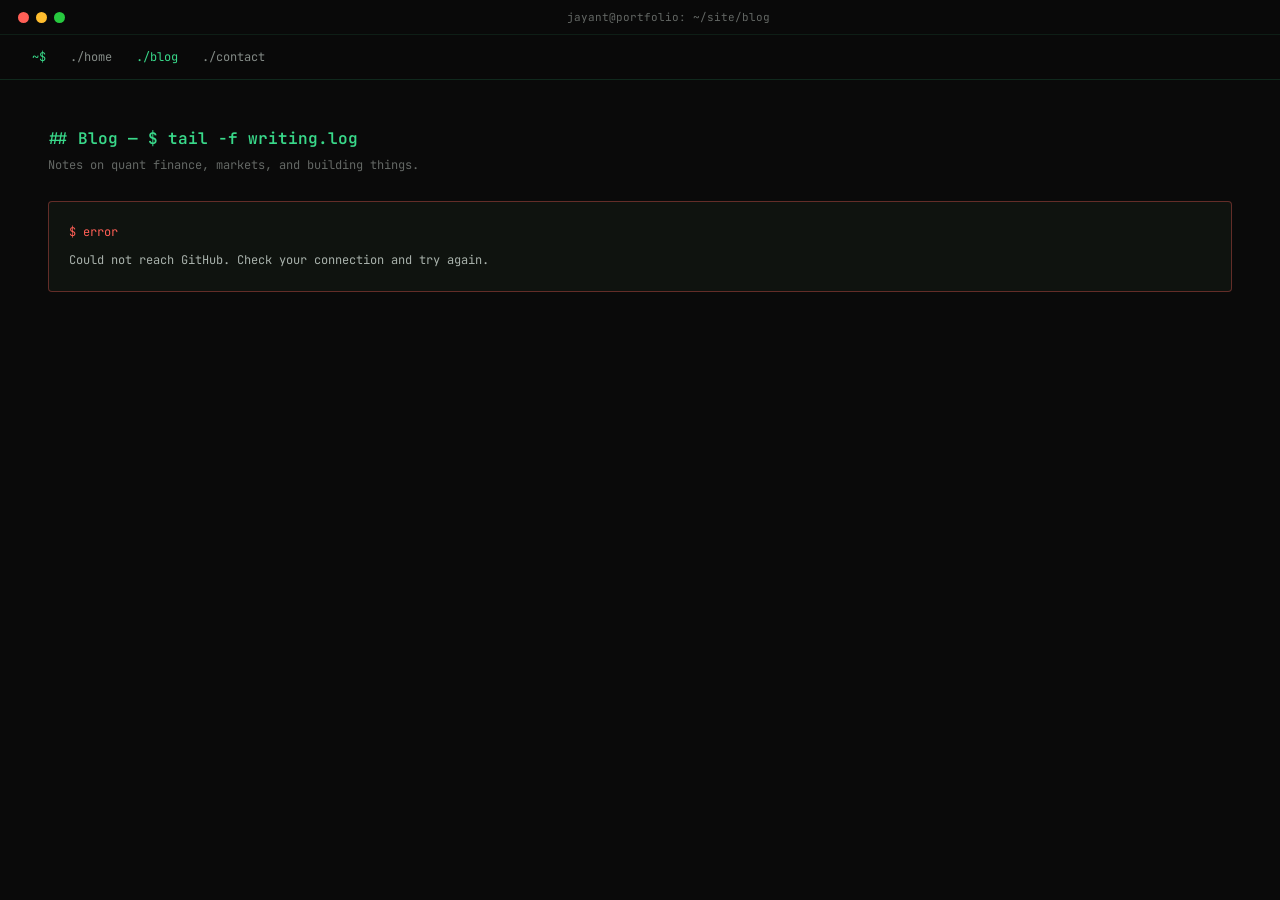
<file: blog/index.html>
<!DOCTYPE html>
<html lang="en">
<head>
<meta charset="utf-8">
<meta name="viewport" content="width=device-width, initial-scale=1">
<title>Blog | Jayant Singh</title>
<meta name="description" content="Writing by Jayant Singh on quantitative finance, markets, and building software.">
<meta name="author" content="Jayant Singh">
<meta name="theme-color" content="#0a0a0a">
<link rel="canonical" href="https://jayantsingh.eu/blog/">
<meta property="og:title" content="Blog | Jayant Singh">
<meta property="og:description" content="Writing by Jayant Singh on quantitative finance, markets, and building software.">
<meta property="og:type" content="website">
<meta property="og:url" content="https://jayantsingh.eu/blog/">
<link rel="preconnect" href="https://fonts.googleapis.com">
<link rel="preconnect" href="https://fonts.gstatic.com" crossorigin>
<link href="https://fonts.googleapis.com/css2?family=JetBrains+Mono:wght@400;500;600;700&display=swap" rel="stylesheet">
<link rel="stylesheet" href="blog.css">
</head>
<body>

<header class="topbar">
  <div class="topbar-chrome">
    <div class="dots" aria-hidden="true"><i></i><i></i><i></i></div>
    <div class="topbar-path">jayant@portfolio: ~/site/blog</div>
  </div>
  <nav class="nav-row" aria-label="Site">
    <span class="prompt">~$</span>
    <a class="nav-a" href="../index.html">./home</a>
    <a class="nav-a current" href="index.html" aria-current="page">./blog</a>
    <a class="nav-a" href="../index.html#contact">./contact</a>
  </nav>
</header>

<main class="section">
  <h1 class="section-title">## Blog — $ tail -f writing.log</h1>
  <p class="section-sub">Notes on quant finance, markets, and building things.</p>

  <div id="blogStatus" class="status" role="status">
    <span class="status-head">$ fetching posts…</span>
    Loading the latest posts from GitHub.
  </div>

  <ul id="blogList" class="post-list" hidden></ul>
</main>

<script src="blog.js"></script>
<script>
(function () {
  "use strict";

  var statusEl = document.getElementById('blogStatus');
  var listEl = document.getElementById('blogList');

  function showStatus(head, message, isError) {
    listEl.hidden = true;
    statusEl.hidden = false;
    statusEl.className = 'status' + (isError ? ' error' : '');
    statusEl.innerHTML = '<span class="status-head">' + Blog.esc(head) + '</span>' + Blog.esc(message);
  }

  function renderPosts(posts) {
    listEl.innerHTML = posts.map(function (post) {
      var href = Blog.esc(Blog.postUrl(post.slug));
      return '<li class="post-row">'
        + '<div class="post-date">' + Blog.esc(Blog.formatDate(post.date)) + '</div>'
        + '<div>'
        + '<h2 class="post-title"><a href="' + href + '">' + Blog.esc(post.title) + '</a></h2>'
        + (post.excerpt ? '<p class="post-excerpt">' + Blog.esc(post.excerpt) + '</p>' : '')
        + '<a class="post-more" href="' + href + '">Read post →</a>'
        + '</div></li>';
    }).join('');
    statusEl.hidden = true;
    listEl.hidden = false;
  }

  Blog.listPosts().then(function (posts) {
    if (!posts.length) {
      showStatus('$ ls posts/', 'No posts published yet — check back soon.', false);
      return;
    }
    renderPosts(posts);
  }).catch(function (err) {
    showStatus('$ error', Blog.errorMessage(err), true);
  });
})();
</script>
</body>
</html>
</file>
<file: blog/blog.css>
/* Blog pages — same palette, font and spacing as the homepage.
   #0a0a0a page, #0f130f cards, #39d98a accent, #eaf5ee text, JetBrains Mono. */

:root {
  --bg: #0a0a0a;
  --panel: #0f130f;
  --accent: #39d98a;
  --text: #eaf5ee;
  --muted: rgba(234, 245, 238, .6);
  --faint: rgba(234, 245, 238, .4);
  --line: rgba(234, 245, 238, .12);
  --line-soft: rgba(234, 245, 238, .06);
  --line-accent: rgba(57, 217, 138, .15);
  --radius: 4px;
}

* { box-sizing: border-box; }

html, body {
  margin: 0;
  background: var(--bg);
  color: var(--text);
  font-family: 'JetBrains Mono', monospace;
}

a { -webkit-tap-highlight-color: transparent; }

/* keyboard focus stays visible everywhere */
a:focus-visible,
button:focus-visible {
  outline: 2px solid var(--accent);
  outline-offset: 3px;
  border-radius: 2px;
}

/* --- top bar: the homepage title bar, trimmed to a back link --- */
.topbar {
  position: sticky;
  top: 0;
  z-index: 50;
  background: rgba(10, 10, 10, .85);
  backdrop-filter: blur(8px);
  border-bottom: 1px solid var(--line-accent);
}

.topbar-chrome {
  display: flex;
  align-items: center;
  gap: 10px;
  padding: 10px 18px;
  border-bottom: 1px solid rgba(57, 217, 138, .1);
}

.dots { display: flex; gap: 7px; }
.dots i { width: 11px; height: 11px; border-radius: 50%; display: block; }
.dots i:nth-child(1) { background: #ff5f56; }
.dots i:nth-child(2) { background: #ffbd2e; }
.dots i:nth-child(3) { background: #27c93f; }

.topbar-path {
  flex: 1;
  text-align: center;
  font-size: 11px;
  color: var(--faint);
}

.nav-row {
  display: flex;
  align-items: center;
  gap: 24px;
  padding: 14px 32px;
  font-size: 12px;
  color: rgba(234, 245, 238, .55);
}

.prompt { color: var(--accent); }

.nav-a {
  color: rgba(234, 245, 238, .55);
  text-decoration: none;
  transition: color .15s;
}
.nav-a:hover { color: var(--text); }
.nav-a.current { color: var(--accent); }

/* --- page shell --- */
.section { padding: 48px; }

.section-title {
  font-size: 16px;
  color: var(--accent);
  margin: 0 0 8px;
  font-weight: 600;
}

.section-sub {
  font-size: 12px;
  color: var(--faint);
  margin: 0 0 28px;
}

/* --- post list --- */
.post-list { margin: 0; padding: 0; list-style: none; }

.post-row {
  display: grid;
  grid-template-columns: 100px 1fr;
  gap: 20px;
  padding: 16px 0;
  border-bottom: 1px solid var(--line-soft);
}

.post-date {
  font-size: 11px;
  color: var(--faint);
  padding-top: 2px;
}

.post-title { margin: 0 0 6px; font-size: 13.5px; font-weight: 600; }

.post-title a {
  color: var(--text);
  text-decoration: none;
  transition: color .15s;
}
.post-title a:hover { color: var(--accent); }

.post-excerpt {
  font-size: 12px;
  color: rgba(234, 245, 238, .55);
  line-height: 1.6;
  margin: 0;
}

.post-more {
  display: inline-block;
  margin-top: 8px;
  font-size: 11px;
  color: var(--accent);
  text-decoration: none;
}
.post-more:hover { text-decoration: underline; }

/* --- status messages (loading / empty / error) --- */
.status {
  font-size: 12px;
  line-height: 1.8;
  color: var(--faint);
  padding: 20px;
  border: 1px solid var(--line);
  border-radius: var(--radius);
  background: var(--panel);
}
.status.error { border-color: rgba(255, 95, 86, .35); color: rgba(234, 245, 238, .7); }
.status .status-head { color: var(--accent); display: block; margin-bottom: 6px; }
.status.error .status-head { color: #ff5f56; }

/* --- single post --- */
.post-header {
  border-bottom: 1px solid var(--line-accent);
  padding-bottom: 20px;
  margin-bottom: 28px;
}

.post-header h1 {
  font-size: 26px;
  line-height: 1.4;
  font-weight: 600;
  margin: 6px 0 0;
  max-width: 720px;
}

.post-body {
  max-width: 720px;
  font-size: 13.5px;
  line-height: 1.9;
  color: rgba(234, 245, 238, .75);
}

.post-body h2,
.post-body h3,
.post-body h4 {
  color: var(--accent);
  line-height: 1.5;
  margin: 34px 0 12px;
}
.post-body h2 { font-size: 17px; }
.post-body h3 { font-size: 15px; }
.post-body h4 { font-size: 13.5px; }

.post-body p { margin: 0 0 18px; }
.post-body ul, .post-body ol { padding-left: 20px; margin: 0 0 18px; }
.post-body li { margin-bottom: 8px; }

.post-body a { color: var(--accent); }

.post-body code {
  background: var(--panel);
  border: 1px solid var(--line);
  border-radius: 3px;
  padding: 1px 5px;
  font-size: 12px;
}

.post-body pre {
  background: var(--panel);
  border: 1px solid var(--line);
  border-radius: var(--radius);
  padding: 16px;
  overflow-x: auto;
}
.post-body pre code { border: 0; padding: 0; background: none; }

.post-body blockquote {
  margin: 0 0 18px;
  padding: 4px 0 4px 16px;
  border-left: 2px solid rgba(57, 217, 138, .4);
  color: var(--muted);
}

.post-body img { max-width: 100%; height: auto; border-radius: var(--radius); }

.post-body table { border-collapse: collapse; width: 100%; margin: 0 0 18px; font-size: 12px; }
.post-body th, .post-body td { border: 1px solid var(--line); padding: 8px 10px; text-align: left; }

.post-footer {
  max-width: 720px;
  margin-top: 40px;
  padding-top: 20px;
  border-top: 1px solid var(--line-soft);
  font-size: 12px;
}
.post-footer a { color: var(--accent); text-decoration: none; }
.post-footer a:hover { text-decoration: underline; }

@media (max-width: 860px) {
  .section { padding: 32px 24px; }
  .post-row { grid-template-columns: 70px 1fr; gap: 14px; }
  .post-header h1 { font-size: 21px; }
  .nav-row { padding: 14px 24px; gap: 16px; flex-wrap: wrap; }
}
</file>
